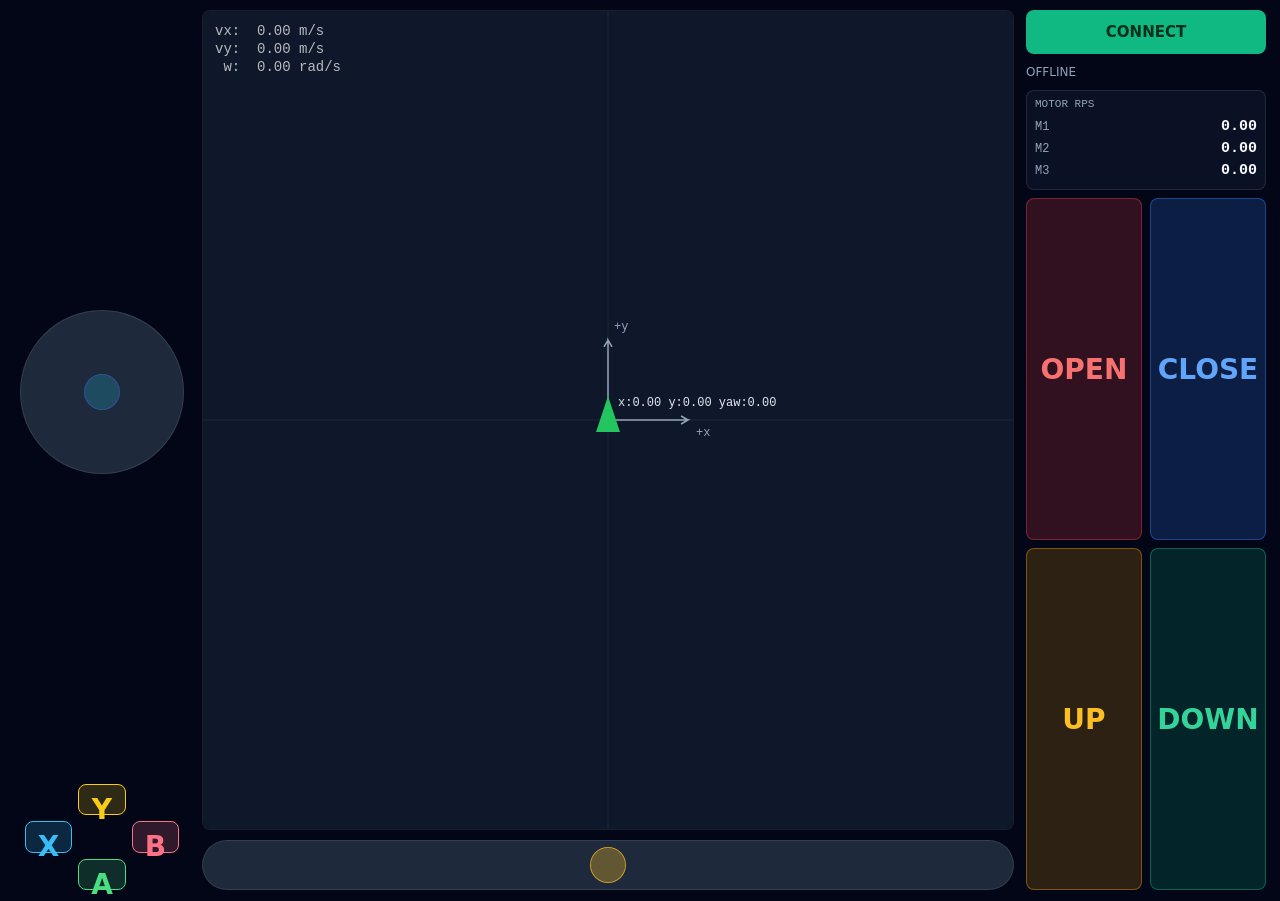
<file: index.html>
<!doctype html>
<html lang="ja">
  <head>
    <meta charset="utf-8">
    <meta name="viewport" content="width=device-width, initial-scale=1, viewport-fit=cover, user-scalable=no">
    <title>Picomni Rover Controller</title>
    <link rel="stylesheet" href="./style.css">
  </head>
  <body>
    <main class="app">
      <section class="field-card" aria-label="odometry">
        <canvas id="field" width="448" height="256"></canvas>
      </section>

      <div class="turn-track" id="turnStick" aria-label="turn joystick">
        <div class="turn-knob"></div>
      </div>

      <section class="controls">
        <div class="left-controls">
          <div class="move-stick" id="moveStick" aria-label="move joystick">
            <div class="move-knob"></div>
          </div>

          <div class="aux-buttons" aria-label="extra buttons">
            <button class="pad aux north" data-button="e" type="button">Y</button>
            <button class="pad aux west" data-button="f" type="button">X</button>
            <button class="pad aux east" data-button="g" type="button">B</button>
            <button class="pad aux south" data-button="h" type="button">A</button>
          </div>
        </div>

        <div class="right-controls">
          <button class="connect" id="connectBtn" type="button">CONNECT</button>
          <div class="status" id="statusText">OFFLINE</div>
          <div class="motor-rps" aria-label="motor speed">
            <div class="motor-rps-title">MOTOR RPS</div>
            <div class="motor-rps-row"><span>M1</span><strong id="motor1Rps">0.00</strong></div>
            <div class="motor-rps-row"><span>M2</span><strong id="motor2Rps">0.00</strong></div>
            <div class="motor-rps-row"><span>M3</span><strong id="motor3Rps">0.00</strong></div>
          </div>
          <div class="buttons">
            <button class="pad red" data-button="a" type="button">OPEN</button>
            <button class="pad blue" data-button="b" type="button">CLOSE</button>
            <button class="pad amber" data-button="c" type="button">UP</button>
            <button class="pad green" data-button="d" type="button">DOWN</button>
          </div>
        </div>
      </section>
    </main>
    <script type="module" src="./app.js"></script>
  </body>
</html>
</file>
<file: style.css>
:root {
  --bg: #020617;
  --panel: rgba(2, 6, 23, 0.82);
  --control: #1e293b;
  --line: rgba(255, 255, 255, 0.1);
  --text: #f8fafc;
  --muted: #94a3b8;
  --connect: #10b981;
}

* {
  box-sizing: border-box;
  -webkit-tap-highlight-color: transparent;
  touch-action: none;
}

html,
body {
  width: 100%;
  height: 100%;
  margin: 0;
  overflow: hidden;
  background: var(--bg);
  color: var(--text);
  font-family: ui-sans-serif, system-ui, -apple-system, BlinkMacSystemFont, "Segoe UI", sans-serif;
}

button {
  border: 0;
  color: inherit;
  font: inherit;
  cursor: pointer;
  user-select: none;
}

.app {
  width: 100vw;
  height: 100dvh;
  padding:
    max(10px, env(safe-area-inset-top))
    max(14px, env(safe-area-inset-right))
    max(10px, env(safe-area-inset-bottom))
    max(14px, env(safe-area-inset-left));
  display: grid;
  grid-template-columns: clamp(132px, 23vw, 176px) minmax(220px, 1fr) clamp(168px, 28vw, 240px);
  grid-template-rows: minmax(0, 1fr) 50px;
  gap: 10px 12px;
}

.field-card {
  position: relative;
  grid-column: 2;
  grid-row: 1;
  min-width: 0;
  min-height: 0;
  overflow: hidden;
  border: 1px solid var(--line);
  border-radius: 8px;
  background: var(--panel);
}

#field {
  width: 100%;
  height: 100%;
  display: block;
}

.turn-track {
  position: relative;
  grid-column: 2;
  grid-row: 2;
  width: 100%;
  height: 100%;
  min-height: 44px;
  border-radius: 999px;
  background: var(--control);
  border: 1px solid var(--line);
  user-select: none;
}

.turn-knob {
  position: absolute;
  top: 50%;
  left: 50%;
  width: 34px;
  height: 34px;
  transform: translate(-50%, -50%);
  border-radius: 50%;
  background: rgba(251, 191, 36, 0.3);
  box-shadow: 0 0 0 1px rgba(251, 191, 36, 0.8);
  pointer-events: none;
}

.controls {
  display: contents;
}

.left-controls {
  grid-column: 1;
  grid-row: 1 / 3;
  min-width: 0;
  min-height: 0;
  display: grid;
  grid-template-rows: minmax(0, 1fr) auto;
  align-items: center;
  justify-items: center;
  gap: 10px;
}

.move-stick {
  position: relative;
  align-self: center;
  justify-self: center;
  width: min(100%, 164px, calc(100dvh - 128px));
  aspect-ratio: 1;
  border-radius: 50%;
  background: var(--control);
  border: 1px solid var(--line);
  user-select: none;
}

.move-knob {
  position: absolute;
  width: 34px;
  height: 34px;
  left: 50%;
  top: 50%;
  transform: translate(-50%, -50%);
  border-radius: 50%;
  background: rgba(34, 211, 238, 0.2);
  box-shadow: 0 0 0 1px rgba(59, 130, 246, 0.5);
  pointer-events: none;
}

.aux-buttons {
  width: min(100%, 154px);
  aspect-ratio: 1.45;
  display: grid;
  grid-template-columns: repeat(3, minmax(0, 1fr));
  grid-template-rows: repeat(3, minmax(0, 1fr));
  gap: 6px;
}

.aux {
  width: 100%;
  height: 100%;
  min-height: 0;
  border-radius: 999px;
  padding: 0;
  font-size: clamp(15px, 4.2vmin, 20px);
}

.north {
  grid-column: 2;
  grid-row: 1;
  color: #facc15;
  background: rgba(250, 204, 21, 0.18);
  border-color: rgba(250, 204, 21, 0.44);
}

.west {
  grid-column: 1;
  grid-row: 2;
  color: #38bdf8;
  background: rgba(56, 189, 248, 0.18);
  border-color: rgba(56, 189, 248, 0.44);
}

.east {
  grid-column: 3;
  grid-row: 2;
  color: #fb7185;
  background: rgba(251, 113, 133, 0.18);
  border-color: rgba(251, 113, 133, 0.44);
}

.south {
  grid-column: 2;
  grid-row: 3;
  color: #4ade80;
  background: rgba(74, 222, 128, 0.18);
  border-color: rgba(74, 222, 128, 0.44);
}

.north.active,
.north:active {
  background: #ca8a04;
}

.west.active,
.west:active {
  background: #0284c7;
}

.east.active,
.east:active {
  background: #e11d48;
}

.south.active,
.south:active {
  background: #16a34a;
}

.right-controls {
  grid-column: 3;
  grid-row: 1 / 3;
  min-width: 0;
  min-height: 0;
  display: grid;
  grid-template-rows: 44px 20px auto minmax(0, 1fr);
  gap: 8px;
}

.connect {
  width: 100%;
  min-height: 44px;
  border-radius: 8px;
  background: var(--connect);
  color: #052e1c;
  padding: 8px 12px;
  font-size: 15px;
  font-weight: 800;
  transition: background-color 150ms ease, opacity 150ms ease;
}

.connect.connected {
  background: #f43f5e;
  color: #4c0519;
}

.connect:disabled {
  opacity: 0.6;
  cursor: not-allowed;
}

.status {
  color: var(--muted);
  overflow: hidden;
  white-space: nowrap;
  text-overflow: ellipsis;
  font-size: 12px;
  line-height: 20px;
}

.motor-rps {
  min-width: 0;
  padding: 8px;
  border: 1px solid var(--line);
  border-radius: 8px;
  background: rgba(15, 23, 42, 0.72);
  font-family: ui-monospace, SFMono-Regular, Menlo, Consolas, monospace;
}

.motor-rps-title {
  margin-bottom: 6px;
  color: var(--muted);
  font-size: 11px;
  line-height: 1;
  letter-spacing: 0;
}

.motor-rps-row {
  display: flex;
  align-items: baseline;
  justify-content: space-between;
  gap: 8px;
  color: var(--muted);
  font-size: 12px;
  line-height: 1.45;
}

.motor-rps-row strong {
  color: var(--text);
  font-size: 15px;
  font-weight: 800;
  font-variant-numeric: tabular-nums;
}

.buttons {
  display: grid;
  grid-template-columns: repeat(2, minmax(0, 1fr));
  grid-template-rows: repeat(2, minmax(62px, 1fr));
  gap: 8px;
  min-height: 0;
}

.pad {
  min-width: 0;
  min-height: 0;
  border-radius: 8px;
  padding: 8px 0;
  font-size: clamp(20px, 5.5vmin, 28px);
  font-weight: 900;
  border: 1px solid currentColor;
  transition: background-color 150ms ease, transform 150ms ease, color 150ms ease;
}

.pad:active,
.pad.active {
  color: #ffffff;
  filter: brightness(1.18);
  transform: scale(0.95);
}

.red {
  color: #f87171;
  background: rgba(239, 68, 68, 0.2);
  border-color: rgba(239, 68, 68, 0.4);
}

.red.active,
.red:active {
  background: #dc2626;
}

.blue {
  color: #60a5fa;
  background: rgba(59, 130, 246, 0.2);
  border-color: rgba(59, 130, 246, 0.4);
}

.blue.active,
.blue:active {
  background: #2563eb;
}

.amber {
  color: #fbbf24;
  background: rgba(245, 158, 11, 0.18);
  border-color: rgba(245, 158, 11, 0.42);
}

.amber.active,
.amber:active {
  background: #d97706;
}

.green {
  color: #34d399;
  background: rgba(16, 185, 129, 0.18);
  border-color: rgba(16, 185, 129, 0.42);
}

.green.active,
.green:active {
  background: #059669;
}

@media (orientation: portrait) {
  .app {
    width: min(100vw, 448px);
    margin: 0 auto;
    padding: max(18px, env(safe-area-inset-top)) 12px max(12px, env(safe-area-inset-bottom));
    grid-template-columns: 1fr;
    grid-template-rows: minmax(210px, 42dvh) 48px minmax(0, 1fr);
    gap: 10px;
  }

  .field-card {
    grid-column: 1;
    grid-row: 1;
  }

  .turn-track {
    grid-column: 1;
    grid-row: 2;
  }

  .controls {
    grid-column: 1;
    grid-row: 3;
    display: flex;
    align-items: stretch;
    gap: 8px;
    min-height: 0;
  }

  .left-controls {
    flex: 0 0 min(164px, 42vw);
    display: grid;
    grid-template-rows: auto auto;
    gap: 8px;
    align-content: center;
  }

  .move-stick {
    width: min(142px, 36vw);
    height: min(142px, 36vw);
  }

  .aux-buttons {
    width: min(142px, 36vw);
  }

  .right-controls {
    flex: 1;
    display: grid;
    grid-template-rows: 42px 18px auto minmax(0, 1fr);
    gap: 8px;
  }

  .connect {
    min-height: 42px;
    font-size: 14px;
  }

  .status {
    line-height: 18px;
  }

  .buttons {
    grid-template-rows: repeat(2, minmax(48px, 1fr));
  }

  .pad {
    font-size: 20px;
  }

  .aux {
    font-size: 15px;
  }
}

@media (max-height: 330px) and (orientation: landscape) {
  .app {
    grid-template-columns: clamp(122px, 22vw, 150px) minmax(180px, 1fr) clamp(156px, 28vw, 210px);
    grid-template-rows: minmax(0, 1fr) 44px;
    gap: 8px;
  }

  .left-controls {
    gap: 6px;
  }

  .move-stick {
    width: min(126px, calc(100dvh - 112px));
  }

  .aux-buttons {
    width: min(122px, 100%);
    gap: 4px;
  }

  .right-controls {
    grid-template-rows: 40px 18px auto minmax(0, 1fr);
    gap: 6px;
  }

  .motor-rps {
    padding: 6px 8px;
  }

  .motor-rps-title {
    display: none;
  }

  .motor-rps-row {
    line-height: 1.25;
  }

  .connect {
    min-height: 40px;
  }

  .buttons {
    gap: 6px;
    grid-template-rows: repeat(2, minmax(48px, 1fr));
  }
}
</file>
